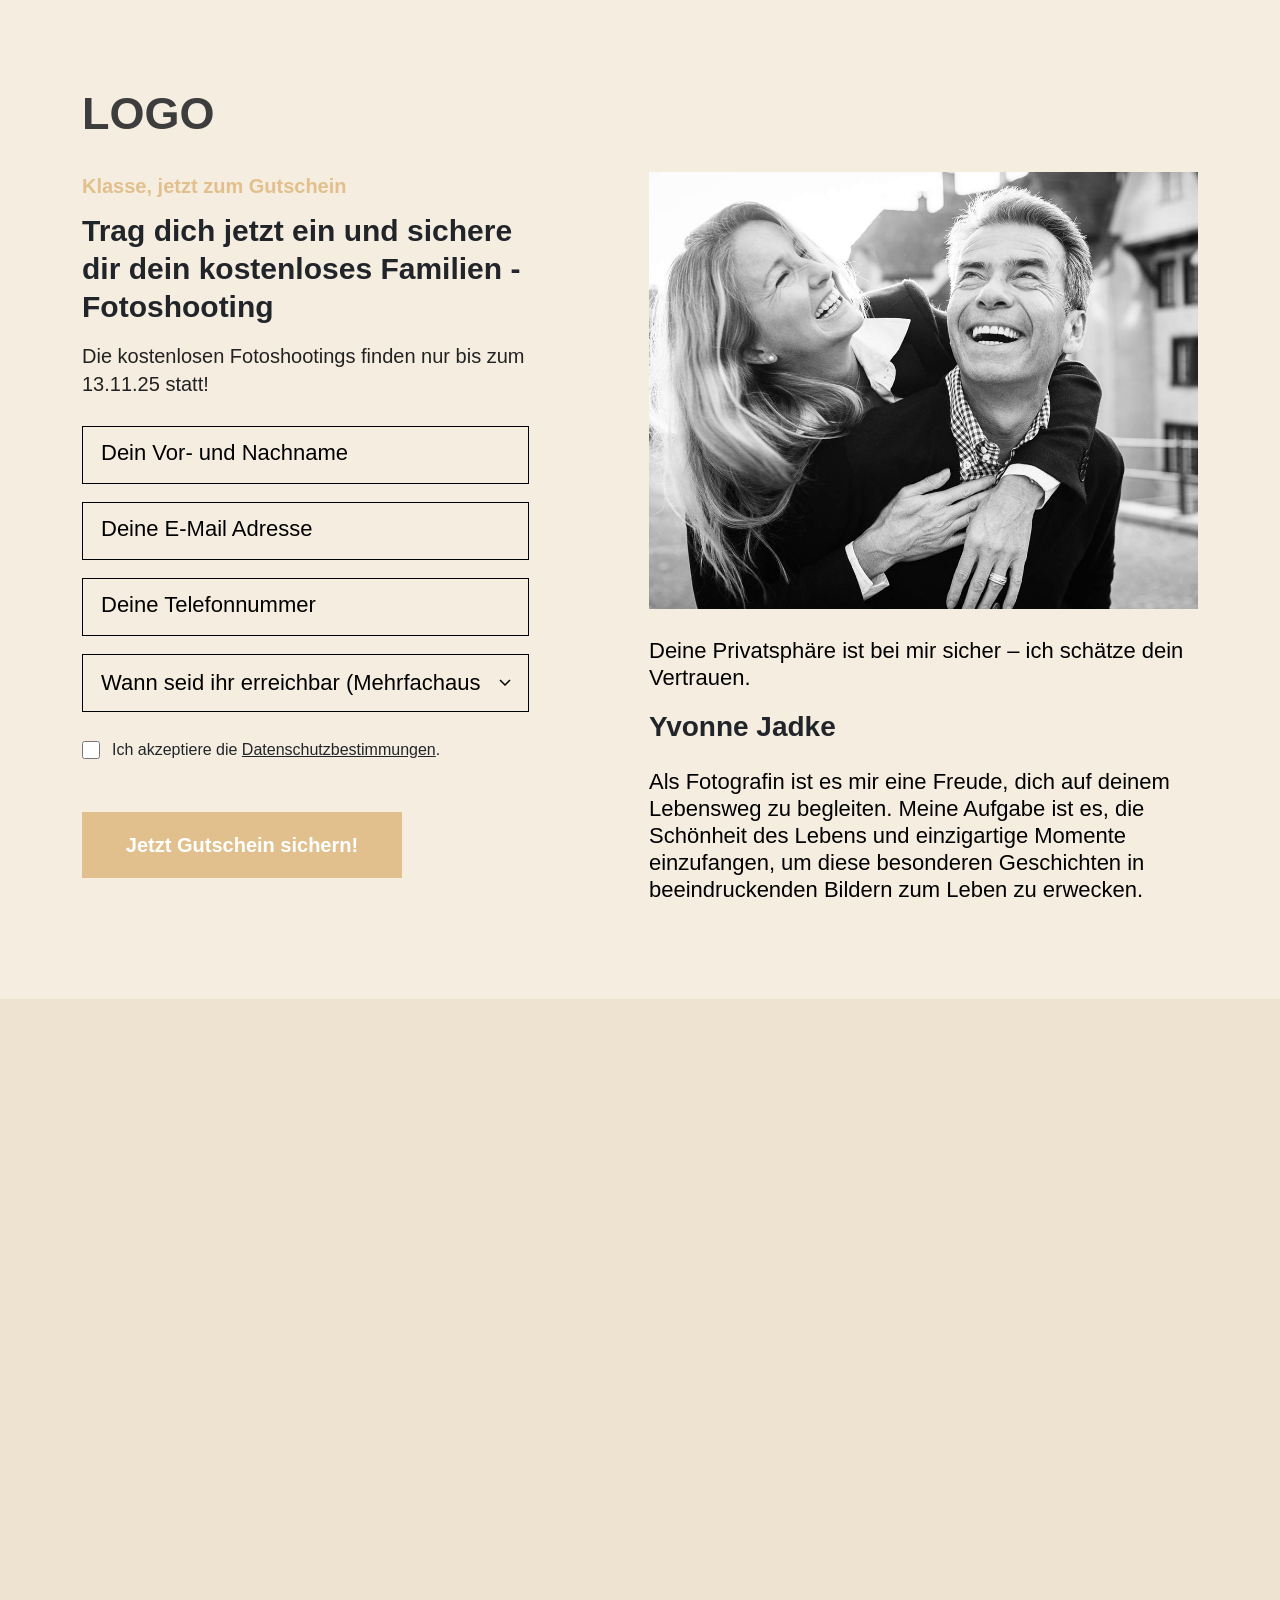
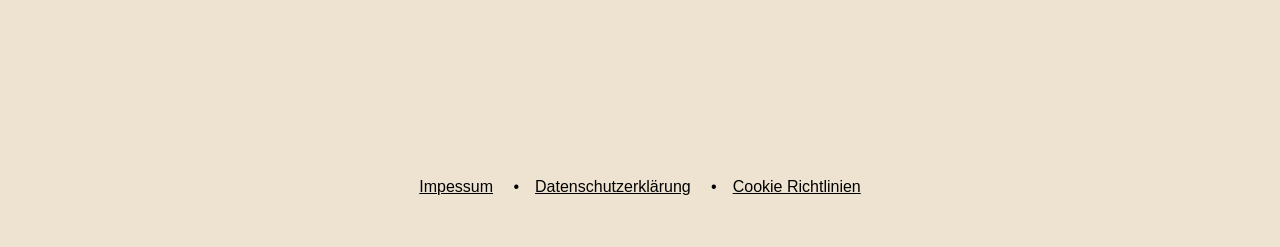
<file: gutschein-sichern.html>
<!DOCTYPE html>
<html lang="en">

<head>
    <meta charset="UTF-8">
    <meta name="viewport" content="width=device-width, initial-scale=1.0">
    <title>gutschein sichern</title>
    <link href="https://cdn.jsdelivr.net/npm/bootstrap@5.3.3/dist/css/bootstrap.min.css" rel="stylesheet" />
    <link rel="stylesheet" href="styles/reset.css">
    <link rel="stylesheet" href="styles/variables.css">
    <link rel="stylesheet" href="styles/styles.css">
    <link rel="stylesheet" href="https://cdnjs.cloudflare.com/ajax/libs/font-awesome/6.5.1/css/all.min.css" />
    <link rel="stylesheet" href="styles/gutschein-sichern-styles/gutschein-sichern-style.css">
</head>

<body>
    <section id="gutschein-sichern" class="gutschein-section d-flex flex-column">
        <div class="container">
            <a href="#" class="logo d-inline-block mb-4">LOGO</a>

            <div class="d-flex gut-section-infos">
                <div class="gutsch-left-block">
                    <p>Klasse, jetzt zum Gutschein</p>
                    <h6>Trag dich jetzt ein und sichere dir dein kostenloses Familien - Fotoshooting</h6>
                    <p>Die kostenlosen Fotoshootings finden nur bis zum 13.11.25 statt!</p>
                    <form action="thank-you.html" method="get" class="form">
                        <div class="form-group">
                            <input type="text" name="name" id="name" placeholder="Dein Vor- und Nachname" required>
                        </div>

                        <div class="form-group">
                            <input type="email" name="email" id="email" placeholder="Deine E-Mail Adresse" required>
                        </div>

                        <div class="form-group">
                            <input type="tel" name="phone" id="phone" placeholder="Deine Telefonnummer" required>
                        </div>

                        <div class="form-group">
                            <select name="time-achivement" id="time-achivement" required>
                                <option value="" disabled selected>
                                    Wann seid ihr erreichbar (Mehrfachauswahl)
                                </option>
                                <option value="Vormittags (9-12 Uhr)">Vormittags (9-12 Uhr)</option>
                                <option value="Mittags (12-15 Uhr)">Mittags (12-15 Uhr)</option>
                                <option value="Nachmittags (15-18 Uhr)">Nachmittags (15-18 Uhr)</option>
                                <option value="Abends (18-20 Uhr)">Abends (18-20 Uhr)</option>
                            </select>
                        </div>

                        <div class="form-group form-checkbox">
                            <input type="checkbox" name="policy" id="policy" required>
                            <label for="policy">Ich akzeptiere die <span class="datenschutz">Datenschutzbestimmungen</span>.</label>
                        </div>
                        <button type="submit" class="btn-submit">Jetzt Gutschein sichern!</button>
                    </form>
                </div>
                <div class="gutsch-right-block">
                    <img src="images/photo3.jpg" alt="image">
                    <p>Deine Privatsphäre ist bei mir sicher – ich schätze dein Vertrauen.</p>
                    <h5>Yvonne Jadke</h5>
                    <p>Als Fotografin ist es mir eine Freude, dich auf deinem Lebensweg zu begleiten. Meine Aufgabe ist es, die Schönheit des Lebens und einzigartige Momente einzufangen, um diese besonderen Geschichten in beeindruckenden Bildern zum Leben zu erwecken.</p>
                </div>
            </div>
        </div>

    </section>
    <section class="section-13 py-5">
        <div class="block-google-map">
            <iframe class="google-map" src="https://www.google.com/maps/embed?pb=!1m18!1m12!1m3!1d2428.233173836531!2d13.402032377110048!3d52.51111913688651!2m3!1f0!2f0!3f0!3m2!1i1024!2i768!4f13.1!3m3!1m2!1s0x47a84e27dade5561%3A0x2454d91ffab308fa!2sWallstra%C3%9Fe%209-13%2C%2010179%20Berlin!5e0!3m2!1sru!2sde!4v1746625321303!5m2!1sru!2sde" title="our location"></iframe>
        </div>
        <div class="legal-privacy">
            <a href="#">Impessum</a>
            <a href="#">Datenschutzerklärung</a>
            <a href="#">Cookie Richtlinien</a>
        </div>
    </section>

    <script src="https://cdn.jsdelivr.net/npm/bootstrap@5.3.3/dist/js/bootstrap.bundle.min.js"></script>
</body>

</html>
</file>
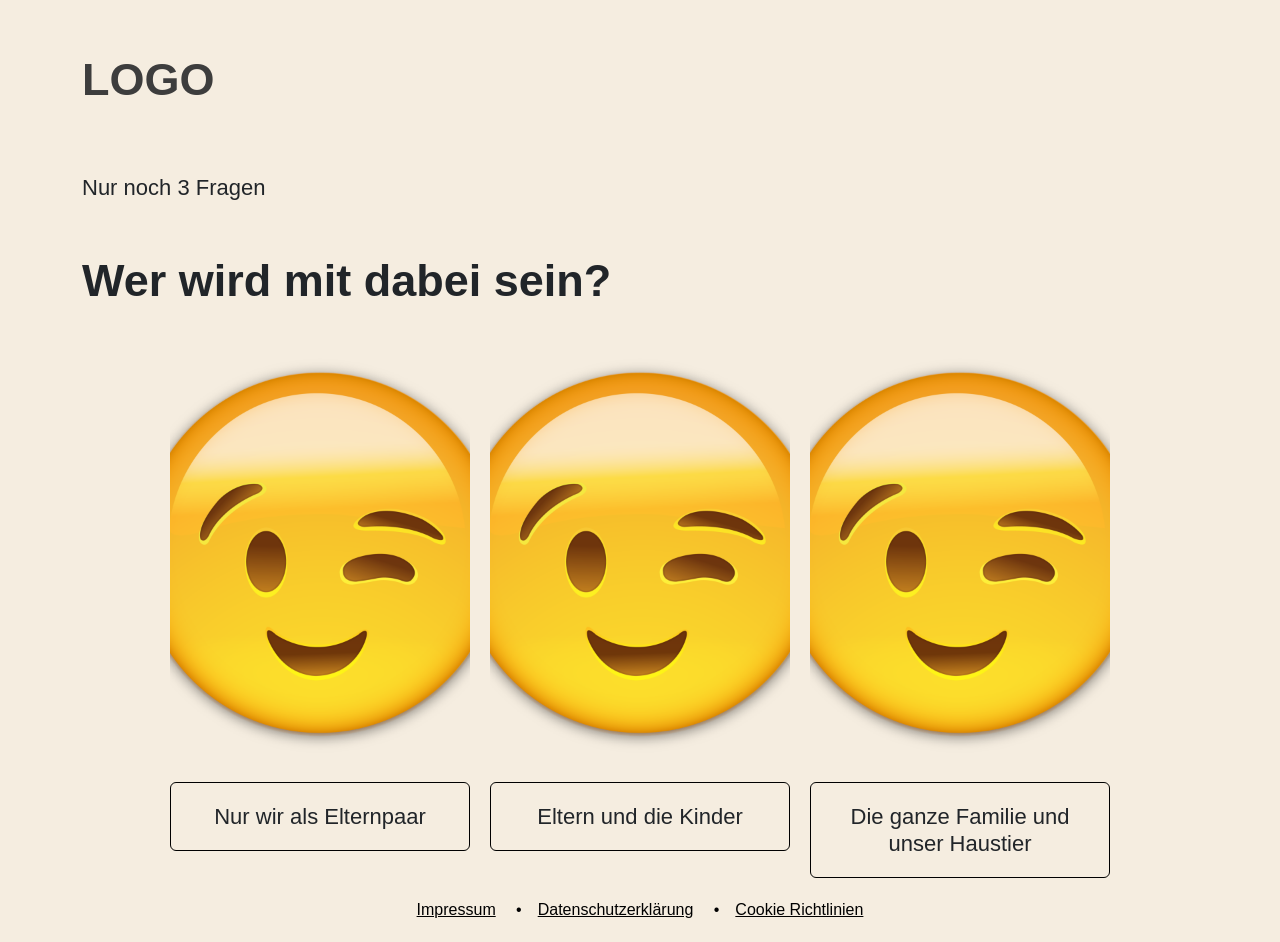
<file: quiz-2.html>
<!DOCTYPE html>
<html lang="en">

<head>
    <meta charset="UTF-8">
    <meta name="viewport" content="width=device-width, initial-scale=1.0">
    <title>quiz2</title>
    <link href="https://cdn.jsdelivr.net/npm/bootstrap@5.3.3/dist/css/bootstrap.min.css" rel="stylesheet" />
    <link rel="stylesheet" href="styles/quiz-styles/quiz-style.css">
    <link rel="stylesheet" href="styles/reset.css">
    <link rel="stylesheet" href="styles/variables.css">
    <link rel="stylesheet" href="styles/styles.css">
    <link rel="stylesheet" href="https://cdnjs.cloudflare.com/ajax/libs/font-awesome/6.5.1/css/all.min.css" />
</head>

<body>

    <section id="quiz-2" class="quiz d-flex flex-column">
        <div class="container d-flex flex-column flex-grow-1">

            <a href="#" class="logo d-inline-block mb-4">LOGO</a>

            <p class="quiz-progress">Nur noch 3 Fragen </p>

            <h2 class="mb-5">Wer wird mit dabei sein?</h2>

            <div class="option-block">
                <a href="/quiz-3.html" class="option">
                    <img src="images/quiz-img.png" alt="Option 1">
                    <button class="text-option btn">Nur wir als Elternpaar</button>
                </a>

                <a href="/quiz-3.html" class="option">
                    <img src="images/quiz-img.png" alt="Option 2">
                    <button class="text-option btn">Eltern und die Kinder</button>
                </a>

                <a href="/quiz-3.html" class="option">
                    <img src="images/quiz-img.png" alt="Option 3">
                    <button class="text-option btn">Die ganze Familie und unser Haustier</button>
                </a>
            </div>
            <div class="legal-privacy mt-auto text-center">
                <a href="#">Impressum</a>
                <a href="#">Datenschutzerklärung</a>
                <a href="#">Cookie Richtlinien</a>
            </div>
        </div>
    </section>

    <script src="https://cdn.jsdelivr.net/npm/bootstrap@5.3.3/dist/js/bootstrap.bundle.min.js"></script>
</body>

</html>
</file>
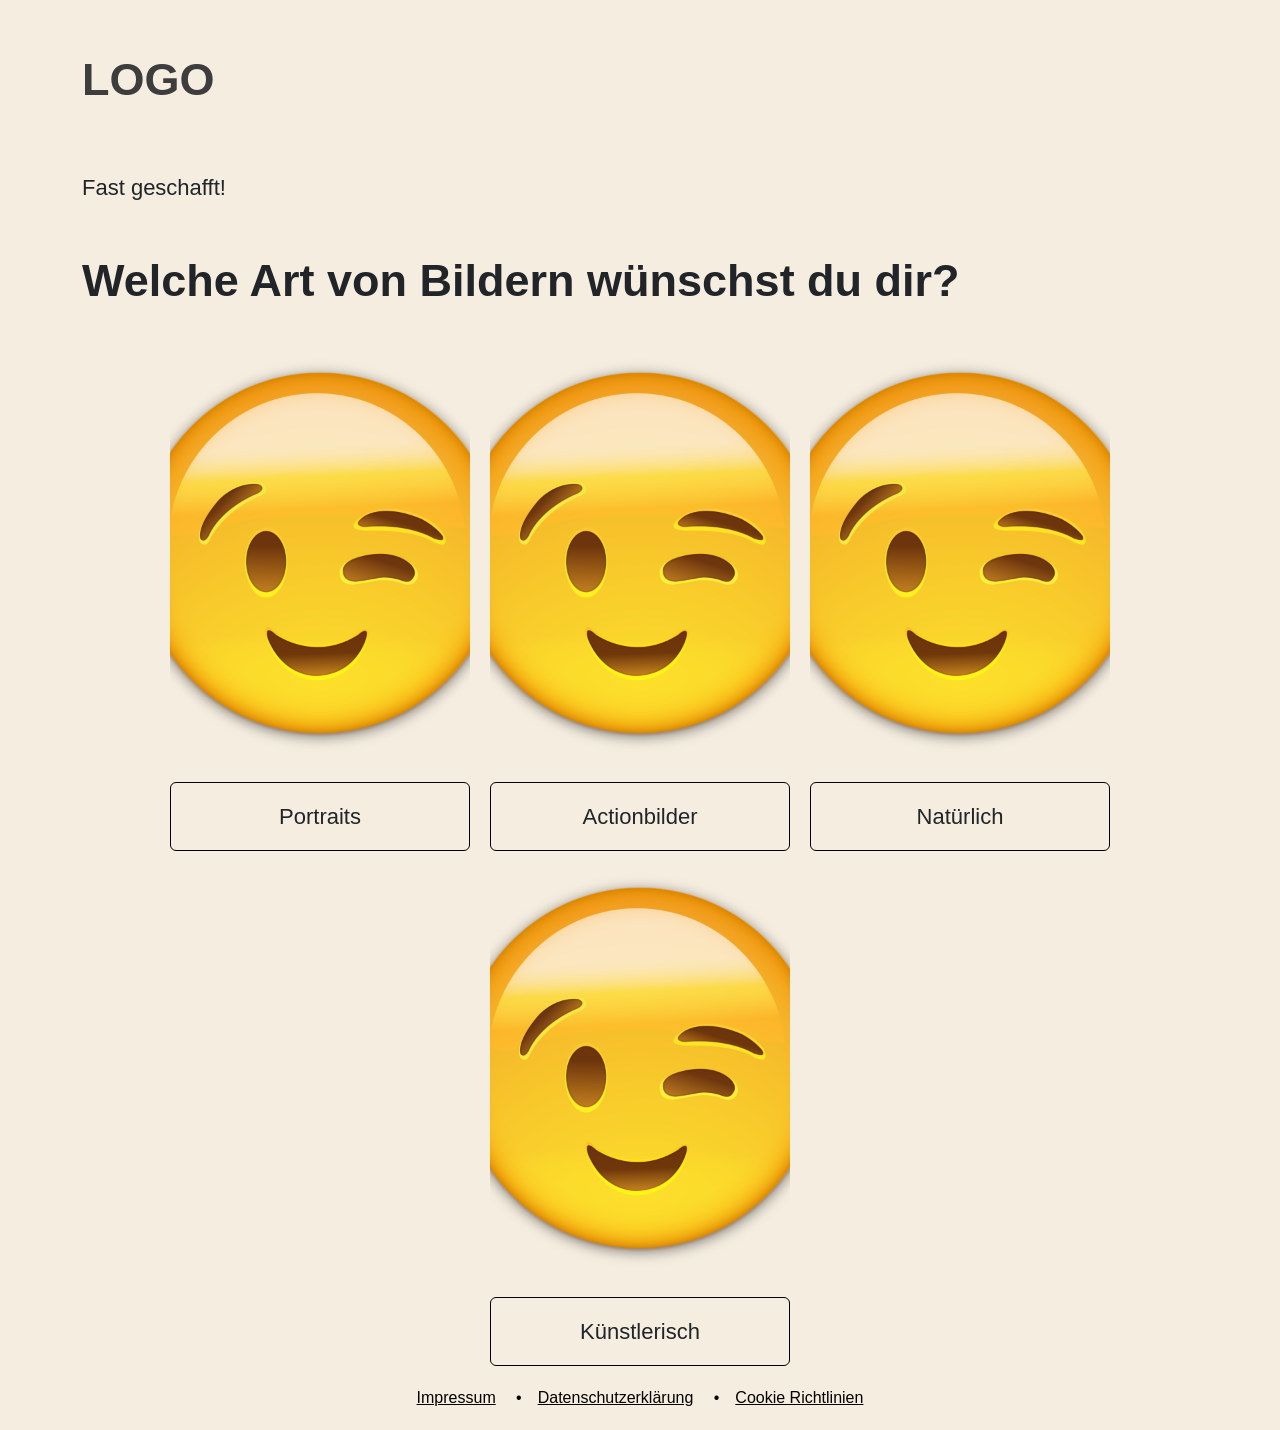
<file: quiz-3.html>
<!DOCTYPE html>
<html lang="en">

<head>
    <meta charset="UTF-8">
    <meta name="viewport" content="width=device-width, initial-scale=1.0">
    <title>quiz3</title>
    <link href="https://cdn.jsdelivr.net/npm/bootstrap@5.3.3/dist/css/bootstrap.min.css" rel="stylesheet" />
    <link rel="stylesheet" href="styles/quiz-styles/quiz-style.css">
    <link rel="stylesheet" href="styles/reset.css">
    <link rel="stylesheet" href="styles/variables.css">
    <link rel="stylesheet" href="styles/styles.css">
    <link rel="stylesheet" href="https://cdnjs.cloudflare.com/ajax/libs/font-awesome/6.5.1/css/all.min.css" />
</head>

<body>

    <section id="quiz-3" class="quiz d-flex flex-column">
        <div class="container d-flex flex-column flex-grow-1">

            <a href="#" class="logo d-inline-block mb-4">LOGO</a>

            <p class="quiz-progress">Fast geschafft!  </p>

            <h2 class="mb-5">Welche Art von Bildern wünschst du dir?</h2>

            <div class="option-block">
                <a href="/quiz-4.html" class="option">
                    <img src="images/quiz-img.png" alt="Option 1">
                    <button class="text-option btn">Portraits</button>
                </a>

                <a href="/quiz-4.html" class="option">
                    <img src="images/quiz-img.png" alt="Option 2">
                    <button class="text-option btn">Actionbilder</button>
                </a>

                <a href="/quiz-4.html" class="option">
                    <img src="images/quiz-img.png" alt="Option 3">
                    <button class="text-option btn">Natürlich</button>
                </a>
                <a href="/quiz-4.html" class="option">
                    <img src="images/quiz-img.png" alt="Option 4">
                    <button class="text-option btn">Künstlerisch</button>
                </a>
            </div>
            <div class="legal-privacy mt-auto text-center">
                <a href="#">Impressum</a>
                <a href="#">Datenschutzerklärung</a>
                <a href="#">Cookie Richtlinien</a>
            </div>
        </div>
    </section>

    <script src="https://cdn.jsdelivr.net/npm/bootstrap@5.3.3/dist/js/bootstrap.bundle.min.js"></script>
</body>

</html>
</file>
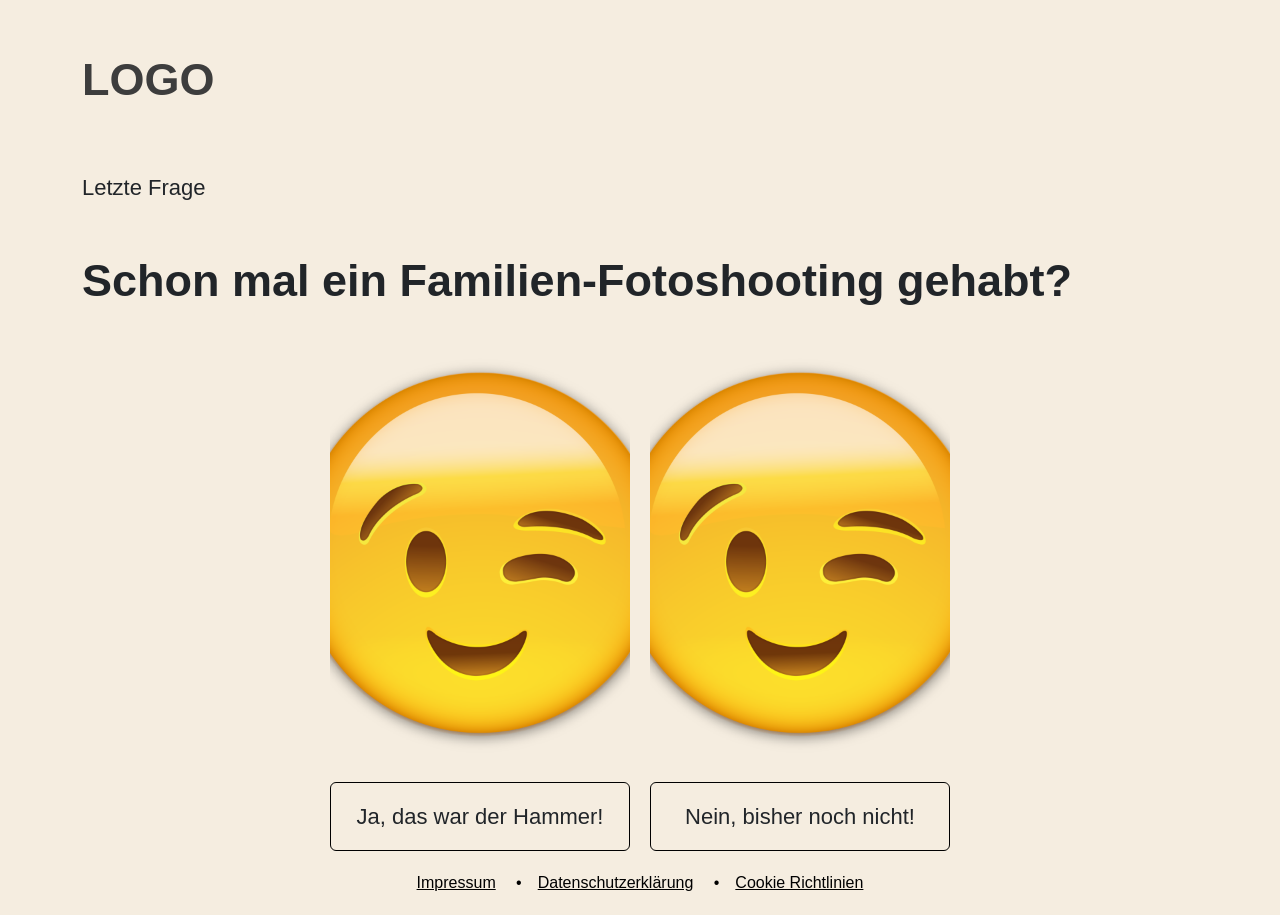
<file: quiz-4.html>
<!DOCTYPE html>
<html lang="en">

<head>
    <meta charset="UTF-8">
    <meta name="viewport" content="width=device-width, initial-scale=1.0">
    <title>quiz4</title>
    <link href="https://cdn.jsdelivr.net/npm/bootstrap@5.3.3/dist/css/bootstrap.min.css" rel="stylesheet" />
    <link rel="stylesheet" href="styles/quiz-styles/quiz-style.css">
    <link rel="stylesheet" href="styles/reset.css">
    <link rel="stylesheet" href="styles/variables.css">
    <link rel="stylesheet" href="styles/styles.css">
    <link rel="stylesheet" href="https://cdnjs.cloudflare.com/ajax/libs/font-awesome/6.5.1/css/all.min.css" />
</head>

<body>

    <section id="quiz-4" class="quiz d-flex flex-column">
        <div class="container d-flex flex-column flex-grow-1">

            <a href="#" class="logo d-inline-block mb-4">LOGO</a>

            <p class="quiz-progress">Letzte Frage </p>

            <h2 class="mb-5">Schon mal ein Familien-Fotoshooting gehabt?</h2>

            <div class="option-block">
                <a href="/quiz-question.html" class="option">
                    <img src="images/quiz-img.png" alt="Option 1">
                    <button class="text-option btn">Ja, das war der Hammer!</button>
                </a>

                <a href="/quiz-question.html" class="option">
                    <img src="images/quiz-img.png" alt="Option 2">
                    <button class="text-option btn">Nein, bisher noch nicht!</button>
                </a>
            </div>
            <div class="legal-privacy mt-auto text-center">
                <a href="#">Impressum</a>
                <a href="#">Datenschutzerklärung</a>
                <a href="#">Cookie Richtlinien</a>
            </div>
        </div>
    </section>

    <script src="https://cdn.jsdelivr.net/npm/bootstrap@5.3.3/dist/js/bootstrap.bundle.min.js"></script>
</body>

</html>
</file>
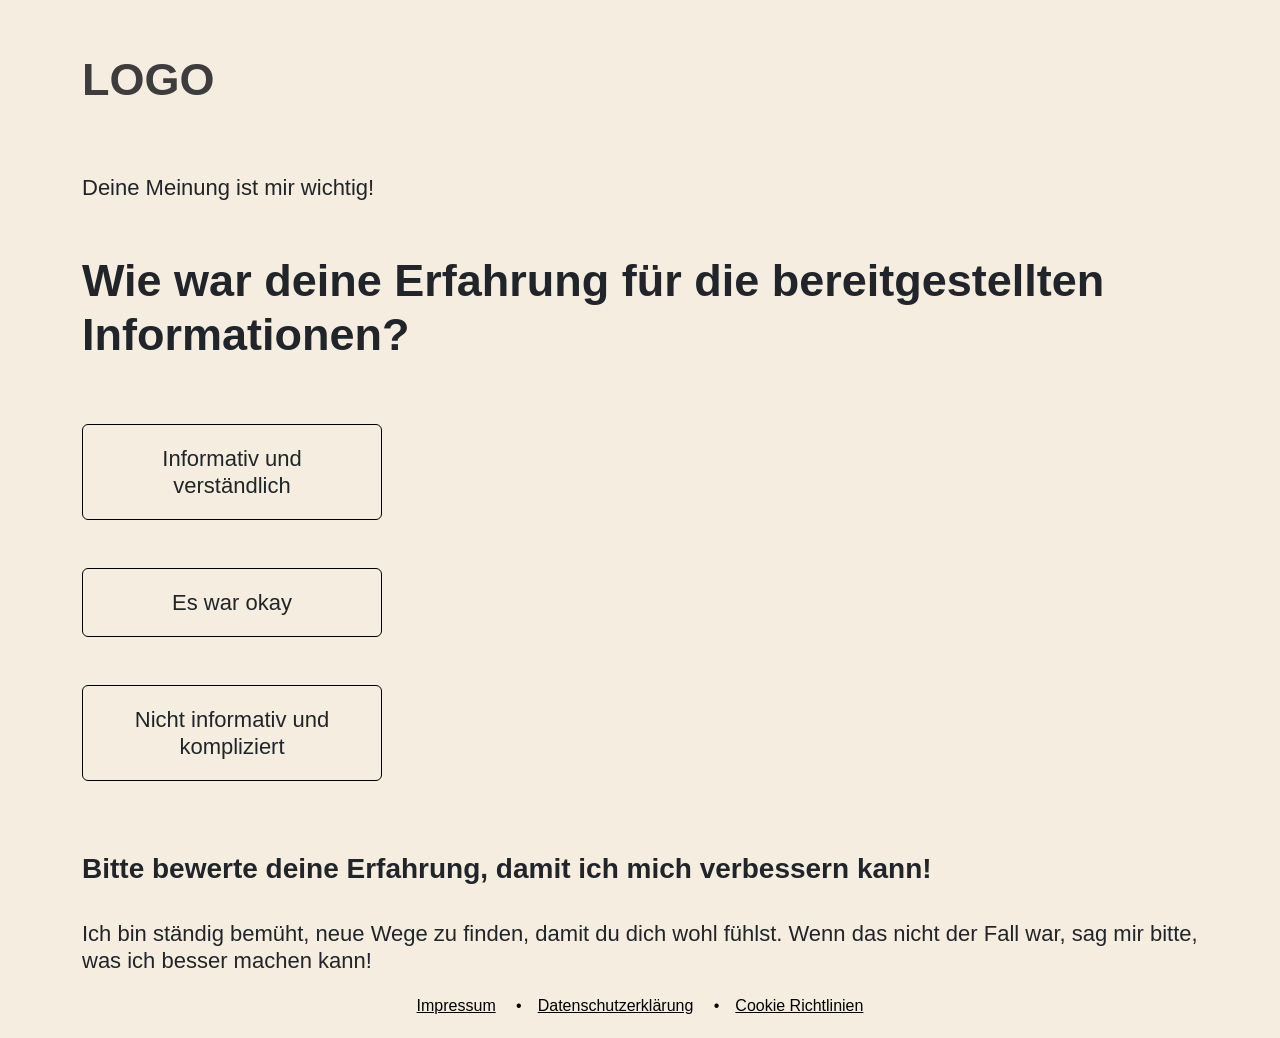
<file: quiz-question.html>
<!DOCTYPE html>
<html lang="en">

<head>
    <meta charset="UTF-8">
    <meta name="viewport" content="width=device-width, initial-scale=1.0">
    <title>quiz-question</title>
    <link href="https://cdn.jsdelivr.net/npm/bootstrap@5.3.3/dist/css/bootstrap.min.css" rel="stylesheet" />
    <link rel="stylesheet" href="styles/quiz-styles/quiz-style.css">
    <link rel="stylesheet" href="styles/reset.css">
    <link rel="stylesheet" href="styles/variables.css">
    <link rel="stylesheet" href="styles/styles.css">
    <link rel="stylesheet" href="https://cdnjs.cloudflare.com/ajax/libs/font-awesome/6.5.1/css/all.min.css" />
</head>

<body>

    <section id="quiz-question" class="quiz d-flex flex-column">
        <div class="container d-flex flex-column flex-grow-1">

            <a href="#" class="logo d-inline-block mb-4">LOGO</a>

            <p class="quiz-progress">Deine Meinung ist mir wichtig!  </p>

            <h2 class="mb-5">Wie war deine Erfahrung für die bereitgestellten Informationen?</h2>

            <div class="question-block">
                <a href="/gutschein-sichern.html" class="answer-option">
                    <button class="text-option btn">Informativ und verständlich</button>
                </a>

                <a href="/gutschein-sichern.html" class="answer-option">
                    <button class="text-option btn">Es war okay</button>
                </a>
                <a href="/gutschein-sichern.html" class="answer-option">
                    <button class="text-option btn">Nicht informativ und kompliziert</button>
                </a>
            </div>
            <p id="request">Bitte bewerte deine Erfahrung, damit ich mich verbessern kann!</p>
            <p id="if-advice">Ich bin ständig bemüht, neue Wege zu finden, damit du dich wohl fühlst. Wenn das nicht der Fall war, sag mir bitte, was ich besser machen kann!</p>
            <div class="legal-privacy mt-auto text-center">
                <a href="#">Impressum</a>
                <a href="#">Datenschutzerklärung</a>
                <a href="#">Cookie Richtlinien</a>
            </div>

        </div>
    </section>

    <script src="https://cdn.jsdelivr.net/npm/bootstrap@5.3.3/dist/js/bootstrap.bundle.min.js"></script>
</body>

</html>
</file>
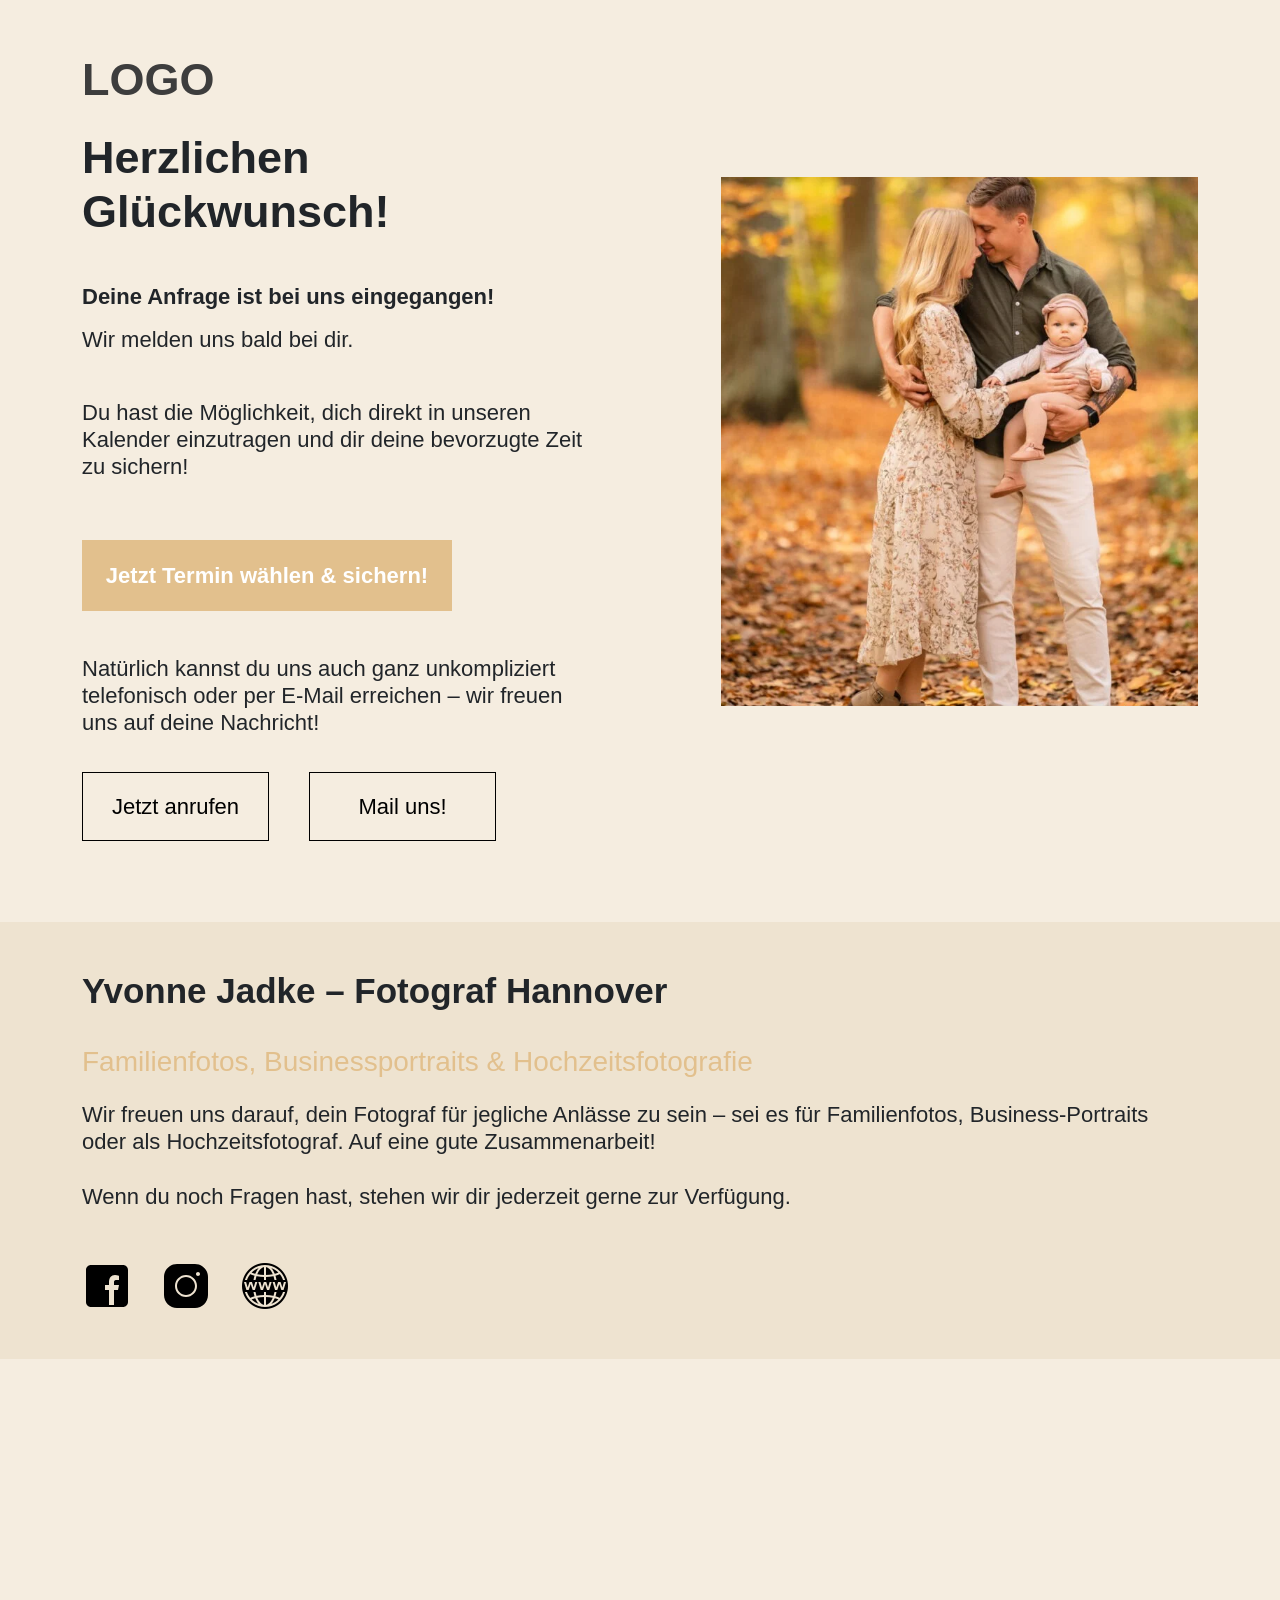
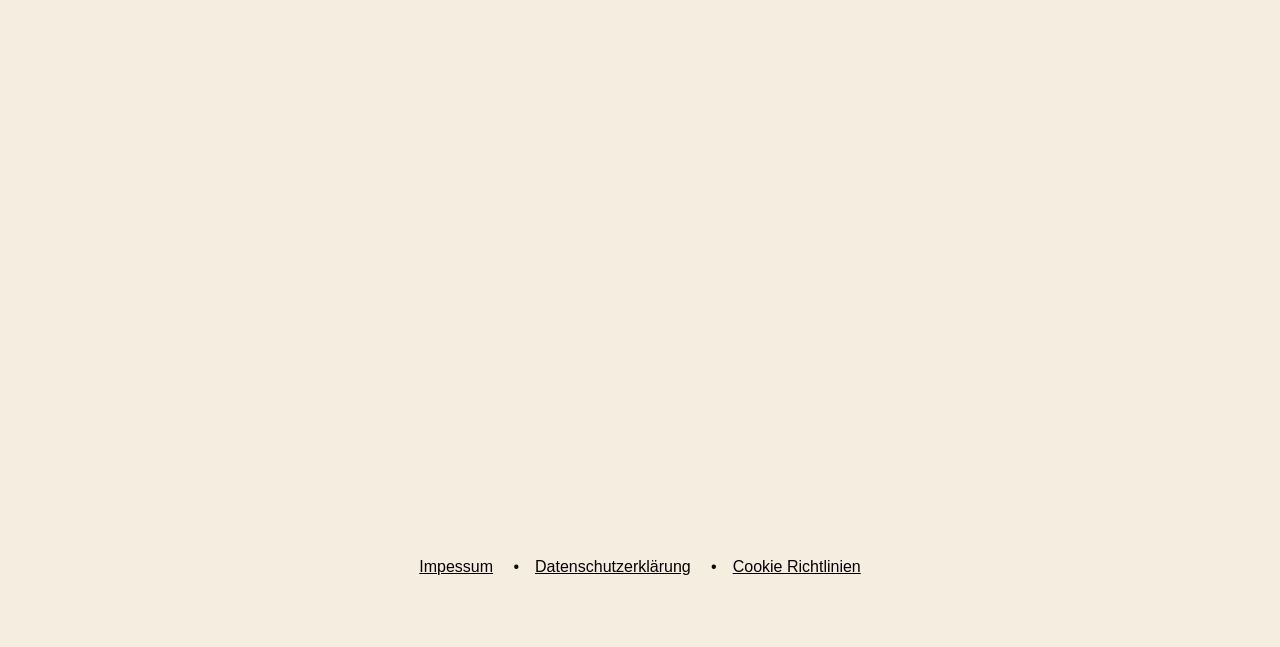
<file: thank-you.html>
<!DOCTYPE html>
<html lang="en">

<head>
    <meta charset="UTF-8">
    <meta name="viewport" content="width=device-width, initial-scale=1.0">
    <title>thank you</title>
    <link href="https://cdn.jsdelivr.net/npm/bootstrap@5.3.3/dist/css/bootstrap.min.css" rel="stylesheet" />
    <link rel="stylesheet" href="styles/thank-you-styles/thank-you.css">
    <link rel="stylesheet" href="styles/quiz-styles/quiz-style.css">
    <link rel="stylesheet" href="styles/reset.css">
    <link rel="stylesheet" href="styles/variables.css">
    <link rel="stylesheet" href="styles/styles.css">
    <link rel="stylesheet" href="https://cdnjs.cloudflare.com/ajax/libs/font-awesome/6.5.1/css/all.min.css" />
</head>

<body>

    <section id="thank-you" class="thank-you-block d-flex flex-column">
        <div class="container d-flex flex-column flex-grow-1">
            <a href="#" class="logo d-inline-block mb-4">LOGO</a>
            <div class="gluckwunsch-block d-flex">
                <div class="gluckwunsch-block-text d-flex flex-column">
                    <h2 class="thank-title">Herzlichen Glückwunsch!</h2>
                    <p class="thank-info1">Deine Anfrage ist bei uns eingegangen!</p>
                    <p class="thank-info2"> Wir melden uns bald bei dir.</p>
                    <p class="thank-info3">Du hast die Möglichkeit, dich direkt in unseren Kalender einzutragen und dir deine bevorzugte Zeit zu sichern!</p>
                    <a href="#" class="thank-you-button">Jetzt Termin wählen & sichern!</a>
                    <p class="thank-info4">Natürlich kannst du uns auch ganz unkompliziert telefonisch oder per E-Mail erreichen – wir freuen uns auf deine Nachricht!</p>
                </div>
                <img class="thank-image" src="images/photo1.webp" alt="image">
            </div>
            <div class="links-block d-flex">
                <a href="#" class="thank-link ">Jetzt anrufen</a>
                <a href="#" class="thank-link ">Mail uns!</a>
            </div>
        </div>
    </section>

    <section id="photographer-adver" class="photographer-adver-block d-flex flex-column py-5">
        <div class="container d-flex flex-column flex-grow-1 ">
            <h3>Yvonne Jadke – Fotograf Hannover</h3>
            <p class="photographers-positions">Familienfotos, Businessportraits & Hochzeitsfotografie</p>
            <p class="adver1">Wir freuen uns darauf, dein Fotograf für jegliche Anlässe zu sein – sei es für Familienfotos, Business-Portraits oder als Hochzeitsfotograf. Auf eine gute Zusammenarbeit!</p>
            <p class="adver2">Wenn du noch Fragen hast, stehen wir dir jederzeit gerne zur Verfügung.</p>
            <div class="d-flex messangers-icons">
                <a href="#" class="icon">
                    <img src="icons/facebook.svg" alt="facebook">
                </a>
                <a href="#" class="icon">
                    <img src="icons/instagram.svg" alt="instagram">
                </a>
                <a href="#" class="icon">
                    <img src="icons/browser.svg" alt="browser">
                </a>
            </div>
        </div>
    </section>
    <section class="section-13 py-5">
        <div class="block-google-map">
            <iframe class="google-map" src="https://www.google.com/maps/embed?pb=!1m18!1m12!1m3!1d2428.233173836531!2d13.402032377110048!3d52.51111913688651!2m3!1f0!2f0!3f0!3m2!1i1024!2i768!4f13.1!3m3!1m2!1s0x47a84e27dade5561%3A0x2454d91ffab308fa!2sWallstra%C3%9Fe%209-13%2C%2010179%20Berlin!5e0!3m2!1sru!2sde!4v1746625321303!5m2!1sru!2sde" title="our location"></iframe>
        </div>
        <div class="legal-privacy">
            <a href="#">Impessum</a>
            <a href="#">Datenschutzerklärung</a>
            <a href="#">Cookie Richtlinien</a>
        </div>
    </section>
    <script src="https://cdn.jsdelivr.net/npm/bootstrap@5.3.3/dist/js/bootstrap.bundle.min.js"></script>
</body>

</html>
</file>
<file: styles/variables.css>
:root {
    --hintergrund-color: #F5EDE0;
    --button-color: #E2C08D;
    --button-hover-color: #d3b383;
    --schrift-color: #3D3D3D;
    --second-hintergrund-color: #EEE3D0;
    --font-main: "Inter", sans-serif;
    /* --spacing-sides-section: 101px; */
    /* с bootstrap не используется, ибо bootstrap сам управляет крайними отступами с помощью container */
}
</file>
<file: styles/styles.css>
body {
    font-family: var(--font-main);

}

/* -------------------------------- */
/* SECTION 1 */
/* -------------------------------- */
.section-1 {
    background-color: var(--hintergrund-color);
    padding: 53px 0 131px 0;
}


.logo {
    font-size: 45px;
    font-weight: 700;
    color: var(--schrift-color);
    text-decoration: none;
}

.hero-title {
    font-size: 55px;
    line-height: 67px;
    font-weight: 700;
    color: var(--schrift-color);
}

.sec1-hero-title-span {
    color: var(--button-color);
}

.hero-description {
    font-size: 22px;
    line-height: 27px;
    color: var(--schrift-color);
    width: 80%;
}

.section1-button {
    width: 286px;
    padding: 19px 0;
    background: var(--button-color);
    border: none;
    color: #fff;
    font-size: 22px;
    font-weight: 700;
    cursor: pointer;
    transition: 0.3s;
    text-align: center;
    text-decoration: none;
}

.section1-button:hover {
    background-color: var(--button-hover-color);
}

.hero-images-wrapper {
    max-width: 550px;
    width: 100%;
    position: relative;
    margin-left: auto;
}

.img-big {
    width: 428px;
    height: auto;
    max-width: 100%;
}

.img-small {
    width: 306px;
    height: auto;
    bottom: -74px;
    left: -92px;
    max-width: 100%;
}

/* -------------------------------- */
/* SECTION 2 */
/* -------------------------------- */
.section-2 {
    background-color: var(--second-hintergrund-color);
}

.section-2-image {
    width: 100%;
    max-width: 428px;
    height: auto;
    max-height: 460px;
    object-fit: cover;
}

.section-2-title {
    font-size: 28px;
    font-weight: 700;
    margin-bottom: 85px;
}

.section-2-text {
    font-size: 22px;
    line-height: 27px;
}

.section-2-line {
    border: 1px solid #000;
    opacity: 1;
    margin: 42px 0 58px 0;
}

.section-2-button {
    font-size: 22px;
    border: none;
    background: transparent;
    cursor: pointer;
    font-weight: 700;
    display: inline-flex;
    align-items: center;
    gap: 12px;
    text-decoration: none;
    color: #000;
    border: 1px solid;
    padding: 10px 30px 10px 20px;
}

.arrow-img {
    transition: transform 0.3s ease;
}

.section-2-button:hover .arrow-img {
    transform: translateX(6px);
}

/* -------------------------------- */
/* SECTION 3 */
/* -------------------------------- */
.section-3 {
    background-color: var(--hintergrund-color);
}

.section-3-title {
    font-size: 28px;
    font-weight: 700;
    margin-bottom: 85px;
}

.section-3-text {
    font-size: 22px;
    line-height: 27px;
}

.section-3-text-bold {
    font-size: 22px;
    line-height: 27px;
    font-weight: 700;
    margin-top: 30px;
}

.section-3-line {
    border: 1px solid #000;
    opacity: 1;
    margin: 42px 0 58px 0;
}

.section-3-button {
    font-size: 22px;
    font-weight: 700;
    border: none;
    background: transparent;
    display: inline-flex;
    align-items: center;
    gap: 12px;
    cursor: pointer;
    text-decoration: none;
    color: #000;
    border: 1px solid;
    padding: 10px 30px 10px 20px;
}

.section-3-button:hover .arrow-img {
    transform: translateX(6px);
}

.section-3-imagebox {
    background: #fff;
    padding: 32px;
    max-width: 493px;
    display: flex;
    flex-direction: column;
    align-items: center;
}

.section-3-image {
    width: 100%;
    max-width: 428px;
    height: auto;
    max-height: 440px;
}

.section-3-imagebox span {
    margin-top: 30px;
    font-size: 22px;
    color: var(--button-color);
}

/* CARD */
.step-card {
    display: flex;
    flex-direction: column;
    padding: 32px;
    background-color: #fff;
    border-radius: 12px;
    height: 100%;
}

/* HEADER: icon + title */
.step-header {
    display: flex;
    align-items: center;
    gap: 16px;
    margin-bottom: 16px;
}

/* ICON */
.icon-circle-md {
    width: 56px;
    height: 56px;
    border-radius: 50%;
    display: flex;
    align-items: center;
    justify-content: center;
    flex-shrink: 0;
}

/* TEXT */
.step-text {
    font-size: 16px;
    line-height: 24px;
    margin-bottom: 24px;
}

/* LINE always bottom */
.step-card hr {
    margin-top: auto;
}

.section11 {
    background-color: var(--second-hintergrund-color);
    display: flex;
    flex-direction: column;
    gap: 73px;
}

.section11-title {
    font-weight: 700;
    font-size: 35px;
    line-height: 42px;
    margin: 0 auto;
    text-align: center;
    max-width: 900px;
}


.section11-articles {
    display: flex;
    gap: 16px;
    justify-content: center;
    padding: 0 20px;
}

/* карточка */
.section11-article {
    display: flex;
    flex-direction: column;
    width: 100%;
    max-width: 420px;
    transition: 0.3s ease;
}

.section11-article:hover {
    transform: translateY(-4px);
    border-radius: 10px;
}

.section11-article:nth-child(4) {
    margin-top: 0;
}

.section11-article:nth-child(3) {
    margin-top: 40px;
}

.section11-article:nth-child(2) {
    margin-top: 80px;
}

.section11-article:nth-child(1) {
    margin-top: 120px;
}

.section11-article img {
    width: 100%;
    max-width: 500px;
    height: auto;
    object-fit: cover;
    transition: 0.4s ease;
}

.section11-article img:hover {
    border-radius: 10px;
}

.section11-untertitle {
    font-weight: 700;
    font-size: 22px;
    line-height: 27px;
    margin-top: 29px;
}



.section11-description {
    font-weight: 500;
    font-size: 22px;
    line-height: 27px;
}

.section-12 {
    background-color: var(--hintergrund-color);
}

/* Image */
.section-12-image {
    width: 100%;
    max-width: 428px;
    height: auto;
    max-height: 460px;
    object-fit: cover;
}

/* Content wrapper */
.section-12-content {
    display: flex;
    flex-direction: column;
}

/* Title */
.section-12-title {
    font-size: 28px;
    font-weight: 700;
    margin-bottom: 40px;
}

.section-12-title span {
    font-weight: 700;
}

/* Divider */
.section-12-line {
    border: 1px solid #000;
    opacity: 1;
    margin: 0 0 40px 0;
}

/* Text */
.section-12-text {
    font-size: 22px;
    line-height: 27px;
    margin-bottom: 18px;
}

/* section-13 */

.section-13 {
    background-color: var(--second-hintergrund-color);
}

.block-google-map {
    display: flex;
    align-items: center;
    justify-content: center;
}

.google-map {
    width: 100%;
    max-width: 70%;
    height: 100vh;
    max-height: 680px;
    border-radius: 16px;
}

.legal-privacy {
    display: flex;
    align-items: center;
    justify-content: center;
    gap: 18px;
    margin-top: 3rem;
}

.legal-privacy a {
    position: relative;
    padding: 0 12px;
    text-decoration: none;
    transition: 0.3s ease-in-out;
    font-weight: 400;
    font-size: 16px;
    color: #000000;
    text-decoration: underline;

}

.legal-privacy a:not(:last-child)::after {
    content: "•";
    position: absolute;
    right: -14px;
    top: 50%;
    transform: translateY(-50%);
    color: #000;
    font-size: 16px;
}


@media(max-width:1670px) {
    .section11-article:nth-child(2) {
        margin-top: 0;
    }

    .section11-article:nth-child(3) {
        margin-top: 0;
    }

    .section11-article:nth-child(4) {
        margin-top: 0;
    }

    .section11-articles {
        flex-wrap: wrap;
    }

    .section11-article {
        max-width: 440px;
        transition: 0.3s ease;
        text-align: center;
    }

    .section11-untertitle {
        margin-top: 12px;
        font-size: 20px;
    }

    .section11-article img {
        max-width: 440px;
    }

    .section11-description {
        font-size: 20px;
    }

    .section11-title {
        font-size: 28px;
    }


}

@media(max-width:1399px) {
    .hero-images-wrapper {
        right: -40px;
    }

    .img-big {
        max-width: 350px;
        height: auto;
        max-height: 394px;
    }

    .img-small {
        width: 100%;
        max-width: 200px;
        height: auto;
        max-height: 290px;
        bottom: -74px;
        left: -92px;
        z-index: 2;
        transition: transform 0.3s ease;
    }
}

@media (max-width: 1200px) {

    #hero .col-lg-6 {
        text-align: center;
        align-items: center;
    }

    .hero-images-wrapper {
        margin-top: 50px;
        max-width: 380px;
        margin-left: 0;
    }

    .img-small {
        width: 220px;
    }
}

@media (min-width: 1200px) {
    .section11-articles {
        flex-wrap: nowrap;
    }

    .section11-article:nth-child(1) {
        margin-top: 120px;
    }

    .section11-article:nth-child(2) {
        margin-top: 80px;
    }

    .section11-article:nth-child(3) {
        margin-top: 40px;
    }

    .section11-article:nth-child(4) {
        margin-top: 0;
    }
}

@media (max-width: 1199px) {
    .section11-articles {
        flex-wrap: wrap;
    }

    .section11-article {
        margin-top: 0 !important;
    }
}

@media (max-width: 767px) {
    .section11 {
        gap: 40px;
    }

    .section11-title {
        font-size: 26px;
        line-height: 32px;
        padding: 0 20px;
    }

    .section11-articles {
        gap: 32px;
    }

    .section11-article {
        max-width: 100%;
        margin-top: 0 !important;
        align-items: center;
        text-align: center;
    }

    .section11-description,
    .section11-untertitle {
        font-size: 18px;
        line-height: 24px;
    }
}

@media(max-width:991px) {
    .hero-title {
        font-size: 50px;
    }

    .section-2-image {
        width: 100%;
        max-width: 350px;
        height: auto;
        max-height: 394px;
        object-fit: cover;
    }

    .section-2-title {
        font-size: 28px;
        font-weight: 700;
        margin-bottom: 35px;
        margin-top: 20px;
    }

    .justify-content-start {
        justify-content: center !important;
    }

    .section-2 {
        text-align: center;
    }

    .section-2-title {
        font-size: 24px;
        margin-bottom: 29px;
    }

    .section-2-text {
        font-size: 20px;
    }

    .section-2-image {
        max-width: 290px;
        max-height: 320px;
    }

    .section-2-button {
        font-size: 20px;
    }

    .section-3-title {
        font-size: 24px;
        margin-bottom: 29px;
    }

    .section-3-text {
        font-size: 20px;
    }

    .section-3-text-bold {
        font-size: 20px;
    }

    .section-3-button {
        font-size: 20px;
    }

    .section-3 {
        text-align: center;
    }

    .section-3-imagebox {
        margin: 30px auto;
        padding: 30px;
        max-width: 345px;
    }

    .section-3-image {
        max-width: 290px;
        max-height: 365px;
    }

    .section-3-imagebox span {
        margin-top: 28px;
        font-size: 16px;
    }

    .section-12-image {
        margin-bottom: 40px;
    }

    .google-map {
        max-height: 400px;
    }
}

/* @media (max-width: 895px) {

    .section11-article img {
        max-width: 440px;
        border-radius: 10px;
    }
} */

@media (max-width: 768px) {
    .hero-title {
        font-size: 40px;
        line-height: 50px;
    }

    .hero-description {
        font-size: 20px;
    }

    .section1-button {
        width: 226px;
        padding: 15px 0;
        font-size: 20px;
        cursor: pointer;
        transition: 0.3s;
    }

    .img-big {
        width: 290px;
    }

    .img-small {
        width: 190px;
        left: -40px;
    }
}

@media (max-width: 690px) {
    .section11-article img {
        max-width: 350px;
        max-height: 420px;
    }

    .section11-article {
        max-width: 350px;
    }

    .section-12-image {
        max-width: 350px;
        max-height: 420px;
        border-radius: 10px;
    }

    .section-12-title {
        font-size: 22px;
        font-weight: 700;
        text-align: center;
    }

    .section-12-text {
        font-size: 18px;
    }
}

@media (max-width: 574px) {
    .section11-title {
        font-size: 25px;
    }
}

@media (max-width: 502px) {
    .legal-privacy {
        flex-wrap: wrap;
        padding: 0 12px;
    }
}

@media (max-width:496px) {
    .legal-privacy a:not(:last-child)::after {
        display: none;
    }
}

@media (max-width: 468px) {
    .hero-title {
        font-size: 30px;
        line-height: 40px;
    }

    .hero-description {
        font-size: 18px;
    }

    .hero-images-wrapper {
        margin-top: 50px;
        max-width: 290px;
    }

    .img-big {
        max-width: 230px;
        max-height: 310px;
    }

    .img-small {
        max-width: 145px;
        max-height: 290px;
        left: -40px;
    }

    .section1-button {
        width: 198px;
        padding: 13px 0;
        font-size: 18px;
        cursor: pointer;
        transition: 0.3s;
    }

    .section-2-image {
        max-width: 230px;
        max-height: 310px;
    }

    .section-2-title {
        font-size: 22px;
        margin-bottom: 29px;
    }

    .section-2-text {
        font-size: 18px;
    }

    .section-2-button {
        font-size: 18px;
    }

    .section-3-button {
        font-size: 18px;
    }

    .section-3-title {
        font-size: 22px;
        margin-bottom: 29px;
    }

    .section-3-text {
        font-size: 18px;
    }

    .section-3-text-bold {
        font-size: 18px;
    }

    .section-3-image {
        max-width: 230px;
        max-height: 316px;
    }

    .section-3-imagebox {
        margin: 30px auto;
        padding: 28px 20px 20px 20px;
        max-width: 345px;
    }

    .section11-article {
        max-width: 380px;
    }

    .section11-article img {
        max-width: 380px;
        max-height: 400px;
    }

    .section11-untertitle,
    .section11-description {
        font-size: 18px;
    }

    .section11-button-wrapper {
        max-width: 300px;
        margin: 0 auto;
    }

    .section11-button-wrapper a {
        font-size: 16px;
    }
}

@media(max-width:375px) {

    .hero-images-wrapper {
        margin-top: 50px;
        max-width: 210px;
    }

    .img-big {
        max-width: 150px;
        max-height: 200px;
    }

    .img-small {
        max-width: 105px;
        max-height: 150px;
        left: -40px;
    }

    .section1-button {
        width: 168px;
        padding: 10px 0;
        font-size: 18px;
    }

    .section-2-image {
        max-width: 200px;
        max-height: 290px;
    }

    .section-3-imagebox {
        margin: 30px auto;
        padding: 26px 24px 26px 24px;
        max-width: 305px;
    }

    .section-3-image {
        max-width: 200px;
        max-height: 290px;
    }
}
</file>
<file: styles/gutschein-sichern-styles/gutschein-sichern-style.css>
.gutschein-section {
    background-color: var(--hintergrund-color);
    padding: 80px 0;
}

/* ===== Layout ===== */
.gut-section-infos {
    display: flex;
    gap: 120px;
    align-items: flex-start;
}

/* ===== LEFT BLOCK ===== */
.gutsch-left-block {
    max-width: 600px;
}

.gutsch-left-block p:first-of-type {
    font-weight: 600;
    font-size: 20px;
    color: var(--button-color);
    margin-bottom: 12px;
}

.gutsch-left-block h6 {
    font-weight: 700;
    font-size: 30px;
    line-height: 38px;
    margin-bottom: 16px;
}

.gutsch-left-block p {
    font-weight: 500;
    font-size: 20px;
    line-height: 28px;
    margin-bottom: 28px;
    color: #222;
}

/* ===== FORM ===== */
.form {
    display: flex;
    flex-direction: column;
    gap: 18px;
}

.form-group {
    max-width: 557px;
}

/* inputs + select */
/* inputs + select (ТОЛЬКО текстовые поля) */
.form-group input:not([type="checkbox"]),
.form-group select {
    width: 100%;
    height: 58px;
    padding: 0 18px;
    font-size: 18px;
    font-weight: 400;
    color: #000;

    border: 1px solid #000;
    background-color: transparent;
    outline: none;
    box-shadow: none;
    transition: border-color 0.25s ease;
    appearance: none;
    -webkit-appearance: none;
    -moz-appearance: none;

}


/* form-group с select */
.form-group:has(select) {
    position: relative;
    font-weight: 500;
}

/* select */
.form-group select {
    padding-right: 48px;
    cursor: pointer;
    font-weight: 500;
    font-size: 22px;
    line-height: 27px;
    color: #000;
}

/* стрелка ТОЛЬКО у select */
.form-group:has(select)::after {
    content: "";
    position: absolute;
    top: 50%;
    right: 18px;
    transform: translateY(-50%);
    width: 12px;
    height: 8px;

    background-image: url("data:image/svg+xml,%3Csvg width='12' height='8' viewBox='0 0 12 8' fill='none' xmlns='http://www.w3.org/2000/svg'%3E%3Cpath d='M1 1L6 6L11 1' stroke='black' stroke-width='1.5'/%3E%3C/svg%3E");
    background-repeat: no-repeat;
    background-size: contain;

    pointer-events: none;
}


.form-group input:focus,
.form-group select:focus {
    outline: none;
    border-color: var(--button-color);
    box-shadow: 0 0 0 3px rgba(0, 0, 0, 0.06);
}

.form-group input::placeholder {
    font-weight: 500;
    font-size: 22px;
    line-height: 27px;
    color: #000000;
}

/* checkbox */
.form-checkbox {
    display: flex;
    align-items: center;
    gap: 12px;
    font-size: 16px;
    margin-top: 8px;
}

.form-checkbox input {
    width: 18px;
    height: 18px;
    accent-color: var(--button-color);
}

/* submit */
.btn-submit {
    width: 100%;
    max-width: 320px;
    margin-top: 32px;
    padding: 18px 0;
    background: var(--button-color);
    border: none;
    color: #fff;
    font-size: 20px;
    font-weight: 700;
    cursor: pointer;
    transition: transform 0.2s ease, box-shadow 0.2s ease;
}

.btn-submit:hover {
    transform: translateY(-2px);
    box-shadow: 0 10px 25px rgba(0, 0, 0, 0.15);
}

/* ===== RIGHT BLOCK ===== */
.gutsch-right-block {
    max-width: 549px;
    padding: 0;
    background: none;
    box-shadow: none;
}


.gutsch-right-block img {
    width: 100%;
    max-width: 549px;
    height: 437px;
    object-fit: cover;
    margin-bottom: 28px;
}

.gutsch-right-block p:first-of-type {
    font-weight: 500;
    font-size: 22px;
    line-height: 27px;
}

.gutsch-right-block h5 {
    font-weight: 700;
    font-size: 28px;
    line-height: 34px;
    margin-top: 19px;
    margin-bottom: 24px;
}

.gutsch-right-block p {
    font-weight: 500;
    font-size: 22px;
    line-height: 27px;
    color: #000000;
}

.datenschutz {
    text-decoration: underline;
    transition: 0.3s;
}

.datenschutz:hover {
    color: var(--button-color);
}

/* ===== Responsive ===== */
@media (max-width: 991px) {
    .gut-section-infos {
        flex-direction: column;
        gap: 60px;
    }

    .gutsch-right-block {
        max-width: 100%;
        display: flex;
        flex-direction: column;
        align-items: center;
    }


    .gutsch-right-block img {
        width: 70%;
        border-radius: 16px;
        margin-bottom: 20px;
    }
}

@media (max-width: 767px) {
    .gutsch-left-block h6 {
        font-size: 24px;
        line-height: 30px;
    }

    .gutsch-left-block p {
        font-size: 18px;
    }

    .gutsch-right-block p:first-of-type {
        font-weight: 500;
        font-size: 18px;
        line-height: 27px;
    }

    .gutsch-right-block h5 {
        font-size: 22px;
        margin-top: 12px;
        margin-bottom: 18px;
    }

    .gutsch-right-block p {
        font-size: 18px;
    }

    .form-group input:not([type="checkbox"]),
    .form-group select {
        height: 56px;
        font-size: 16px;
    }

    .form-group input::placeholder {
        font-size: 16px;
    }

    .btn-submit {
        width: 100%;
        margin-top: 26px;
        border: none;
        color: #fff;
        font-size: 18px;
    }
}
</file>
<file: styles/quiz-styles/quiz-style.css>
.quiz {
    min-height: 100vh;
    background-color: var(--hintergrund-color);
    padding-top: 53px;
}

.logo {
    font-weight: 700;
    font-size: 45px;
    line-height: 54px;
    color: var(--schrift-color);
    text-decoration: none;
}


.quiz p {
    font-weight: 500;
    font-size: 22px;
    margin-top: 40px;
}

.quiz h2 {
    font-weight: 700;
    margin-top: 34px;
    font-size: 45px;
    line-height: 54px;
}

.option-block {
    display: flex;
    justify-content: center;
    flex-wrap: wrap;
    gap: 20px;
}

.option {
    width: 100%;
    max-width: 300px;
    cursor: pointer;
    text-align: center;
    transition: transform 0.25s ease, box-shadow 0.25s ease;
    display: flex;
    flex-direction: column;
    gap: 12px;
    text-decoration: none;
}


.option:hover {
    transform: translateY(-6px);
}

.option img {
    width: 100%;
    aspect-ratio: 3 / 4;
    object-fit: cover;
    border-radius: 8px;
    display: block;
}


.option button {
    font-weight: 500;
    font-size: 22px;
    line-height: 27px;
    border: 1px solid #000;
    background-color: transparent;
    width: 100%;
    padding: 20px;
    margin-top: 14px;
    transition: all 0.25s ease;
}

.option:hover button {
    background-color: #000;
    color: #fff;
}

.option button:focus-visible {
    outline: none;
    box-shadow: 0 0 0 3px rgba(0, 0, 0, 0.25);
}

.legal-privacy {
    padding: 20px 0;
    font-size: 14px;
}


.legal-privacy a {
    position: relative;
    padding: 0 12px;
    text-decoration: none;
    transition: 0.3s ease-in-out;
    font-weight: 400;
    font-size: 16px;
    color: #000000;
    text-decoration: underline;
}


.question-block {
    display: flex;
    flex-direction: column;
    gap: 34px;
}

.answer-option {
    width: 100%;
    max-width: 300px;
    cursor: pointer;
    text-align: center;
    transition: transform 0.25s ease, box-shadow 0.25s ease;
}

.answer-option:hover {
    transform: translateY(-6px);
}

.answer-option button {
    font-weight: 500;
    font-size: 22px;
    line-height: 27px;
    border: 1px solid #000;
    background-color: transparent;
    width: 100%;
    padding: 20px;
    margin-top: 14px;
    transition: all 0.25s ease;
}

.answer-option:hover button {
    background-color: #000;
    color: #fff;
}

.answer-option button:focus-visible {
    outline: none;
    box-shadow: 0 0 0 3px rgba(0, 0, 0, 0.25);
}

#request {
    font-weight: 700;
    font-size: 28px;
    line-height: 34px;
    margin-top: 71px;

}

#if-advice {
    font-weight: 500;
    font-size: 22px;
    line-height: 27px;
    margin: 0;
    margin-top: 18px;
}

@media(max-width:991px) {
    .quiz p {
        font-size: 20px;
    }

    .quiz h2 {
        margin-top: 28px;
        font-size: 38px;
    }

    .option button {
        font-size: 20px;
        padding: 18px;
    }

    .legal-privacy {
        margin-top: 4rem !important;
    }
}

@media (max-width: 768px) {

    .option img {
        aspect-ratio: 1 / 1;
    }
}

@media (max-width:597px) {
    .quiz h2 {
        margin-top: 22px;
        font-size: 30px;
    }

    .option button {
        font-size: 18px;
        padding: 14px;
    }

    .answer-option button {
        font-size: 18px;
        line-height: 24px;
        padding: 14px;
        margin-top: 10px;
    }

    #request {
        font-size: 24px;
        margin-top: 36px;
    }

    #if-advice {
        font-size: 20px;
        margin-top: 14px;
    }
}


@media (max-width:496px) {
    .legal-privacy a:not(:last-child)::after {
        display: none;
    }
}
</file>
<file: styles/thank-you-styles/thank-you.css>
body {
    min-height: 100vh;
    background-color: var(--hintergrund-color);
    padding-top: 53px;
}

.gluckwunsch-block {
    gap: 125px;
    align-items: center;
}

.thank-title {
    font-weight: 700;
    font-size: 45px;
    line-height: 54px;
    margin-bottom: 44px;
}

.thank-info1 {
    font-weight: 700;
    font-size: 22px;
    line-height: 27px;
}

.thank-info2 {
    font-weight: 500;
    font-size: 22px;
    line-height: 27px;
}

.thank-info3 {
    font-weight: 500;
    font-size: 22px;
    line-height: 27px;
    margin-top: 30px;
}

.thank-you-button {
    width: 370px;
    padding: 19px 0;
    background: var(--button-color);
    border: none;
    color: #fff;
    font-size: 22px;
    font-weight: 700;
    cursor: pointer;
    transition: 0.3s;
    text-align: center;
    text-decoration: none;
    margin-top: 44px;
}

.thank-you-button:hover {
    background-color: var(--button-hover-color);
}

.thank-info4 {
    margin-top: 44px;
    font-weight: 500;
    font-size: 22px;
    line-height: 27px;
}

.thank-image {
    width: 100%;
    max-width: 550px;
    height: auto;
    max-height: 529px;
    object-fit: cover;
}

.links-block {
    gap: 40px;
    margin-bottom: 81px;
}

.thank-link {
    font-weight: 500;
    font-size: 22px;
    line-height: 27px;
    border: 1px solid #000;
    background-color: transparent;
    width: 100%;
    padding: 20px;
    transition: all 0.25s ease;
    color: #000;
    text-decoration: none;
    width: 100%;
    max-width: 187px;
    text-align: center;
    margin-top: 20px;
}

.thank-link:hover {
    background-color: #000;
    color: #fff;
}

.photographer-adver-block {
    background-color: var(--second-hintergrund-color);
}

.photographer-adver-block h3 {
    font-style: normal;
    font-weight: 700;
    font-size: 35px;
    line-height: 42px;
}

.photographers-positions {
    font-weight: 500;
    font-size: 28px;
    line-height: 34px;
    color: var(--button-color);
    margin: 25px 0 22px 0;
}

.adver1 {
    font-weight: 500;
    font-size: 22px;
    line-height: 27px;
}

.adver2 {
    font-weight: 500;
    font-size: 22px;
    line-height: 27px;
    margin-top: 12px;
}

.messangers-icons {
    gap: 29px;
    margin-top: 35px;
}

.section-13 {
    background-color: #F5EDE0 !important;
}

@media (max-width:991px) {
    .thank-you-block {
        text-align: center;
    }

    .gluckwunsch-block {
        flex-direction: column;
        gap: 22px;
        align-items: center;
    }

    .gluckwunsch-block-text {
        align-items: center;
    }


    .links-block {
        margin-top: 20px;
        justify-content: center;
    }

    .thank-title {
        font-size: 40px;
        margin-bottom: 22px;
    }

    .thank-info1 {
        font-size: 20px;
    }


    .thank-info2 {
        font-size: 20px;
    }

    .thank-info3 {
        font-size: 20px;
        margin-top: 0px;
    }

    .thank-you-button {
        font-size: 20px;
        margin-top: 22px;
    }

    .thank-info4 {
        font-size: 20px;
        margin-top: 28px;
    }

    .thank-image {
        width: 100%;
        max-width: 400px;
        height: auto;
        max-height: 389px;
        object-fit: cover;
    }

    .thank-link {
        max-width: 200px;
        text-align: center;
    }

    .photographer-adver-block h3 {
        font-size: 28px;
    }

    .photographers-positions {
        font-size: 22px;
    }

    .adver1 {
        font-weight: 500;
        font-size: 20px;
    }

    .adver2 {
        font-size: 20px;
    }
}

@media (max-width:510px) {
    .thank-title {
        font-size: 32px;
        margin-bottom: 22px;
    }

    .thank-info1 {
        font-size: 18px;
    }


    .thank-info2 {
        font-size: 18px;
    }

    .thank-info3 {
        font-size: 18px;
        margin-top: 0px;
    }

    .thank-you-button {
        font-size: 18px;
        margin-top: 22px;
    }

    .thank-info4 {
        font-size: 18px;
        margin-top: 28px;
    }

    .thank-you-button {
        width: 300px;
        font-size: 18px;
    }

    .thank-link {
        font-size: 18px;
        padding: 14px;
        max-width: 172px;
    }

    .icon img {
        width: 42px;
        height: 42px;
    }
}
</file>
